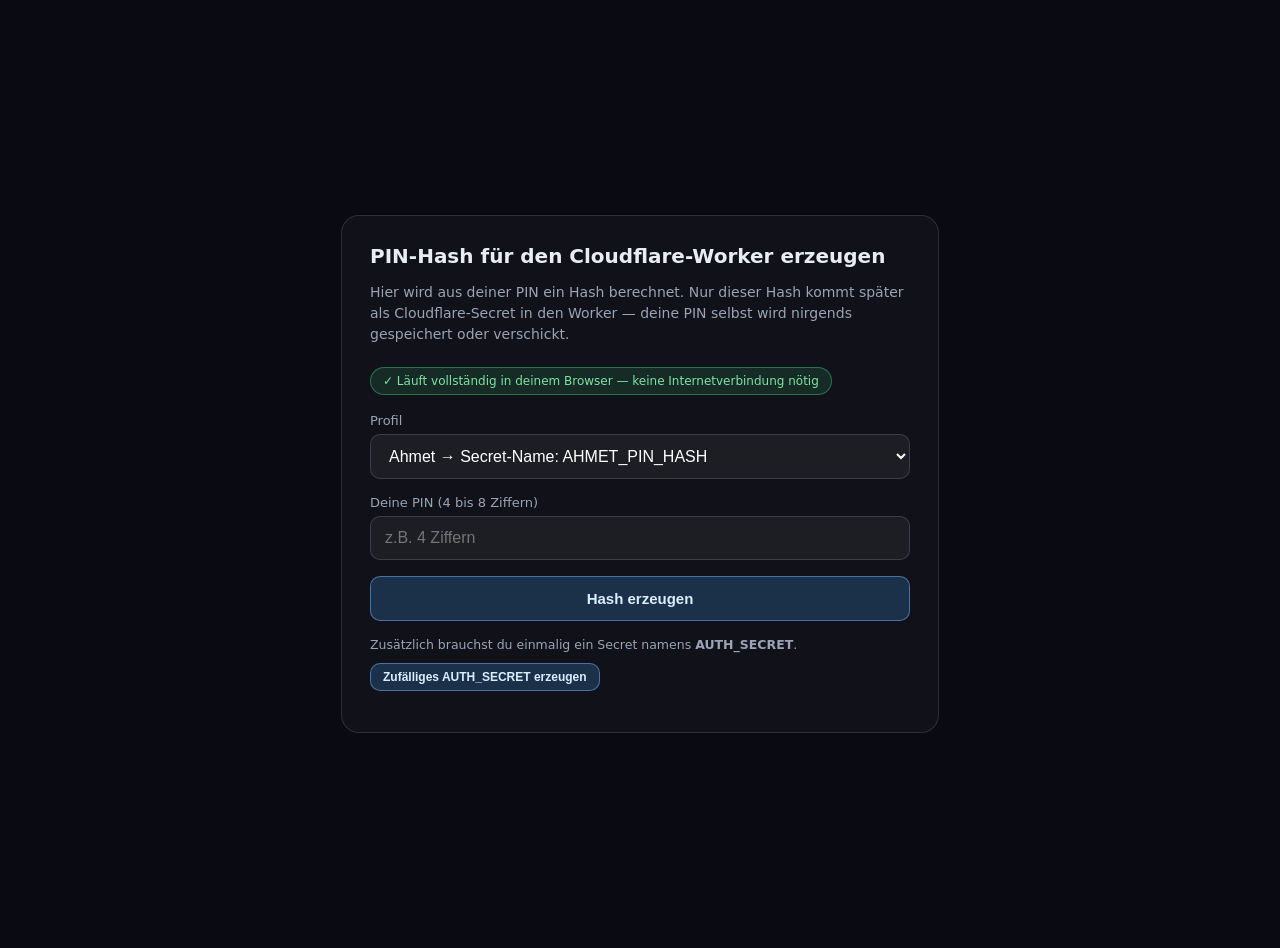
<file: worker/pin-hash-tool.html>
<!DOCTYPE html>
<html lang="de">
<head>
<meta charset="UTF-8">
<meta name="viewport" content="width=device-width, initial-scale=1.0">
<title>PIN-Hash erzeugen</title>
<style>
  :root { color-scheme: dark; }
  body {
    margin: 0;
    min-height: 100vh;
    display: flex;
    align-items: center;
    justify-content: center;
    padding: 24px;
    background: #0a0b12;
    color: #e8ecf5;
    font-family: system-ui, -apple-system, "Segoe UI", sans-serif;
  }
  .card {
    width: min(540px, 100%);
    background: rgba(255,255,255,0.03);
    border: 1px solid rgba(255,255,255,0.12);
    border-radius: 18px;
    padding: 28px;
  }
  h1 { font-size: 20px; margin: 0 0 6px; }
  .sub { color: #9aa3b5; font-size: 14px; line-height: 1.5; margin-bottom: 22px; }
  .offline {
    display: inline-block;
    font-size: 12px;
    padding: 6px 12px;
    border-radius: 20px;
    background: rgba(70,220,140,0.12);
    border: 1px solid rgba(70,220,140,0.4);
    color: #7fe3a0;
    margin-bottom: 18px;
  }
  label { display: block; font-size: 13px; margin-bottom: 6px; color: #9aa3b5; }
  input, select {
    width: 100%;
    box-sizing: border-box;
    padding: 12px 14px;
    font-size: 16px;
    border-radius: 10px;
    border: 1px solid rgba(255,255,255,0.14);
    background: rgba(255,255,255,0.05);
    color: #fff;
    margin-bottom: 16px;
  }
  button {
    width: 100%;
    padding: 13px;
    font-size: 15px;
    font-weight: 600;
    border-radius: 10px;
    border: 1px solid rgba(120,180,255,0.5);
    background: rgba(60,140,220,0.25);
    color: #dbeeff;
    cursor: pointer;
  }
  button:hover { background: rgba(60,140,220,0.4); }
  .result { margin-top: 22px; display: none; }
  .result.show { display: block; }
  .label-row { display: flex; justify-content: space-between; align-items: center; margin-bottom: 6px; }
  code {
    display: block;
    word-break: break-all;
    padding: 14px;
    border-radius: 10px;
    background: #05060c;
    border: 1px solid rgba(255,255,255,0.12);
    font-size: 12.5px;
    line-height: 1.5;
  }
  .copy { width: auto; padding: 6px 12px; font-size: 12px; }
  .hint { font-size: 12.5px; color: #9aa3b5; margin-top: 14px; line-height: 1.6; }
  .warn { color: #ffbe5a; }
</style>
</head>
<body>
  <div class="card">
    <h1>PIN-Hash für den Cloudflare-Worker erzeugen</h1>
    <p class="sub">
      Hier wird aus deiner PIN ein Hash berechnet. Nur dieser Hash kommt später
      als Cloudflare-Secret in den Worker — deine PIN selbst wird nirgends
      gespeichert oder verschickt.
    </p>

    <div class="offline">✓ Läuft vollständig in deinem Browser — keine Internetverbindung nötig</div>

    <label for="profile">Profil</label>
    <select id="profile">
      <option value="AHMET_PIN_HASH">Ahmet → Secret-Name: AHMET_PIN_HASH</option>
      <option value="BURAK_PIN_HASH">Burak → Secret-Name: BURAK_PIN_HASH</option>
    </select>

    <label for="pin">Deine PIN (4 bis 8 Ziffern)</label>
    <input id="pin" type="password" inputmode="numeric" autocomplete="off" placeholder="z.B. 4 Ziffern">

    <button id="go" type="button">Hash erzeugen</button>

    <div class="result" id="result">
      <div class="label-row">
        <label for="secretName" style="margin:0">1. Secret-Name (bei Cloudflare eintragen)</label>
        <button class="copy" type="button" data-copy="secretName">Kopieren</button>
      </div>
      <code id="secretName"></code>

      <div class="label-row" style="margin-top:16px">
        <label for="hash" style="margin:0">2. Wert (bei Cloudflare als Secret einfügen)</label>
        <button class="copy" type="button" data-copy="hash">Kopieren</button>
      </div>
      <code id="hash"></code>

      <p class="hint">
        <span class="warn">Wichtig:</span> Diese Seite jetzt schließen. Den Hash
        nirgendwo in dein Projekt schreiben — er gehört ausschließlich in das
        Cloudflare-Secret.
      </p>
    </div>

    <p class="hint">
      Zusätzlich brauchst du einmalig ein Secret namens <strong>AUTH_SECRET</strong>.
      <button class="copy" id="genSecret" type="button" style="margin-top:8px">Zufälliges AUTH_SECRET erzeugen</button>
    </p>
    <code id="authSecret" style="display:none"></code>
  </div>

<script>
// Erzeugt denselben Hash-Aufbau, den der Worker prüft:
// pbkdf2$sha256$<iterationen>$<salt>$<hash>
const ITERATIONS = 120000;

function b64url(bytes) {
  let binary = "";
  const view = new Uint8Array(bytes);
  for (let i = 0; i < view.length; i++) binary += String.fromCharCode(view[i]);
  return btoa(binary).replace(/\+/g, "-").replace(/\//g, "_").replace(/=+$/, "");
}

async function makeHash(pin) {
  const salt = crypto.getRandomValues(new Uint8Array(16));
  const keyMaterial = await crypto.subtle.importKey(
    "raw", new TextEncoder().encode(pin), "PBKDF2", false, ["deriveBits"]
  );
  const bits = await crypto.subtle.deriveBits(
    { name: "PBKDF2", hash: "SHA-256", salt, iterations: ITERATIONS }, keyMaterial, 256
  );
  return `pbkdf2$sha256$${ITERATIONS}$${b64url(salt)}$${b64url(bits)}`;
}

document.getElementById("go").addEventListener("click", async () => {
  const pin = document.getElementById("pin").value.trim();
  if (!/^\d{4,8}$/.test(pin)) {
    alert("Bitte 4 bis 8 Ziffern eingeben.");
    return;
  }
  document.getElementById("secretName").textContent = document.getElementById("profile").value;
  document.getElementById("hash").textContent = await makeHash(pin);
  document.getElementById("result").classList.add("show");
  document.getElementById("pin").value = "";
});

document.getElementById("pin").addEventListener("keydown", (e) => {
  if (e.key === "Enter") document.getElementById("go").click();
});

document.getElementById("genSecret").addEventListener("click", () => {
  const el = document.getElementById("authSecret");
  el.textContent = b64url(crypto.getRandomValues(new Uint8Array(32)));
  el.style.display = "block";
});

document.querySelectorAll(".copy[data-copy]").forEach((btn) => {
  btn.addEventListener("click", () => {
    const text = document.getElementById(btn.dataset.copy).textContent;
    navigator.clipboard.writeText(text).then(() => {
      const old = btn.textContent;
      btn.textContent = "Kopiert ✓";
      setTimeout(() => (btn.textContent = old), 1500);
    });
  });
});
</script>
</body>
</html>
</file>
